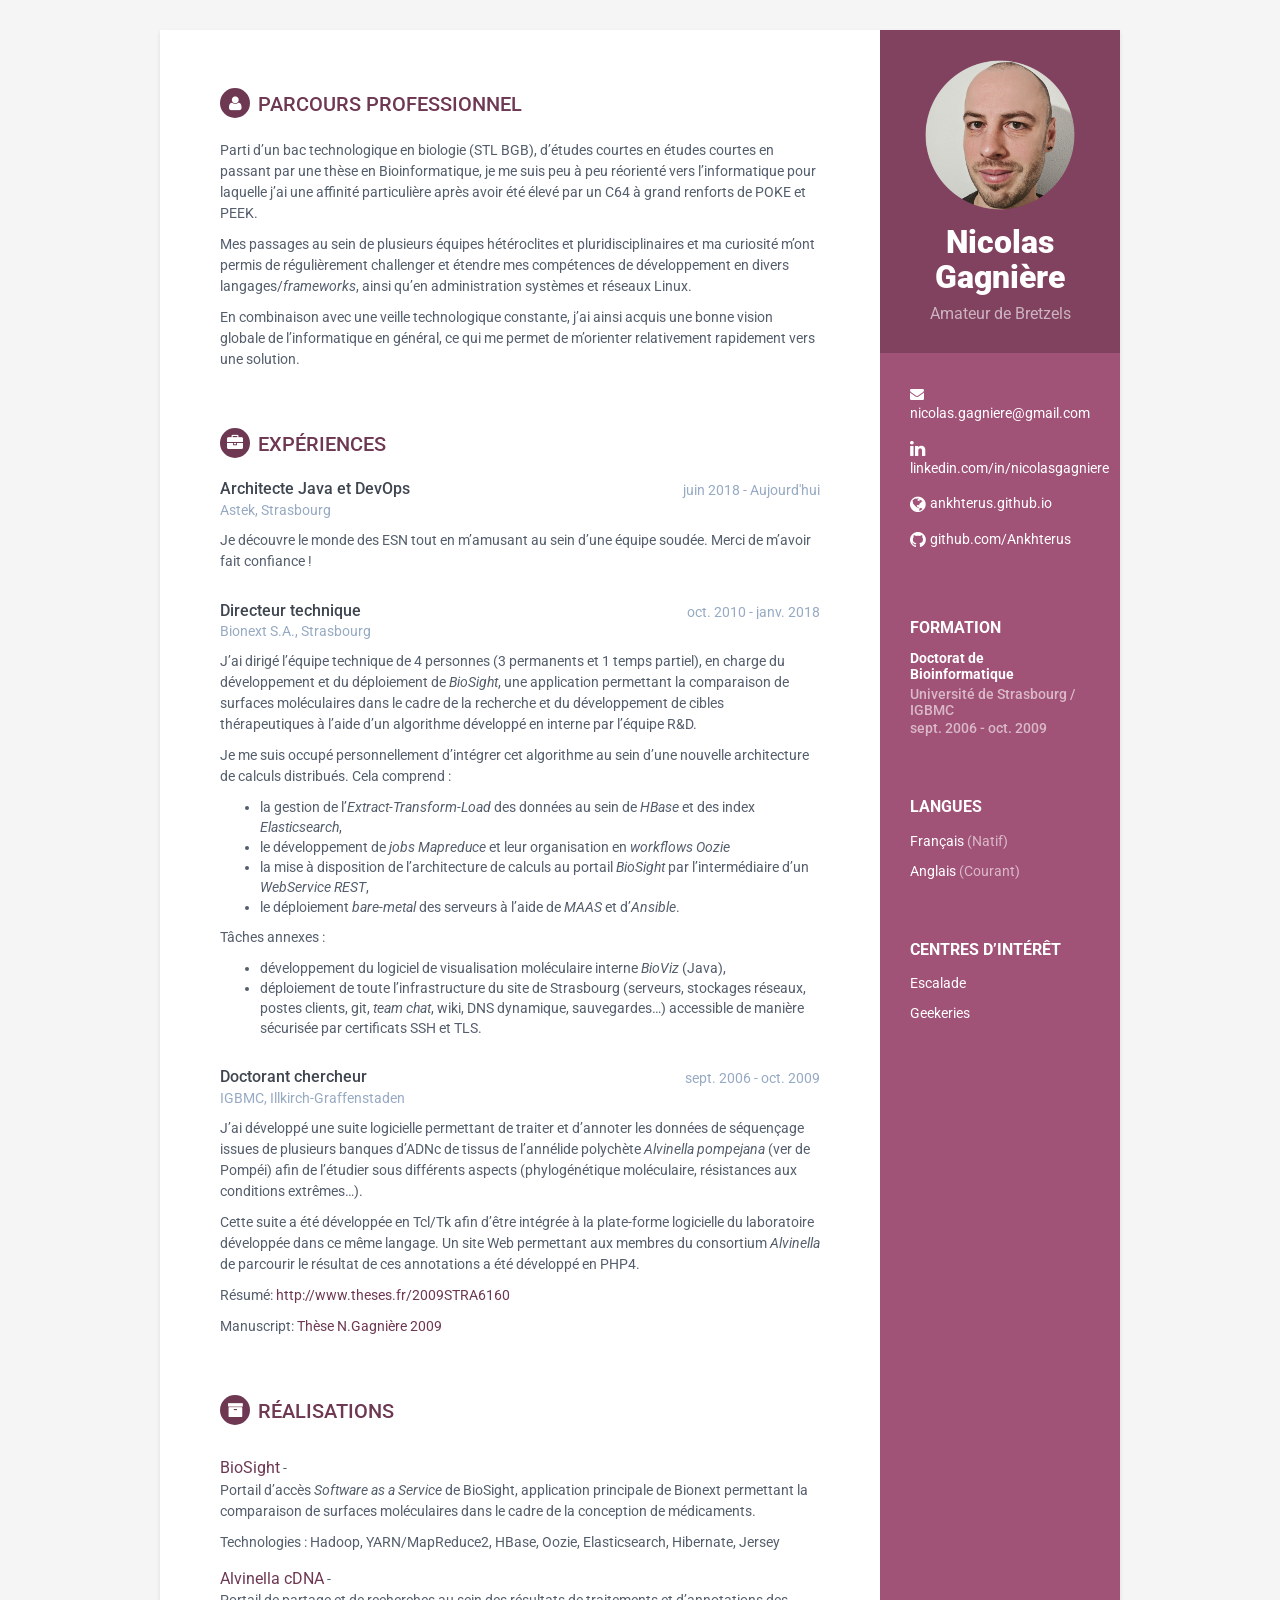
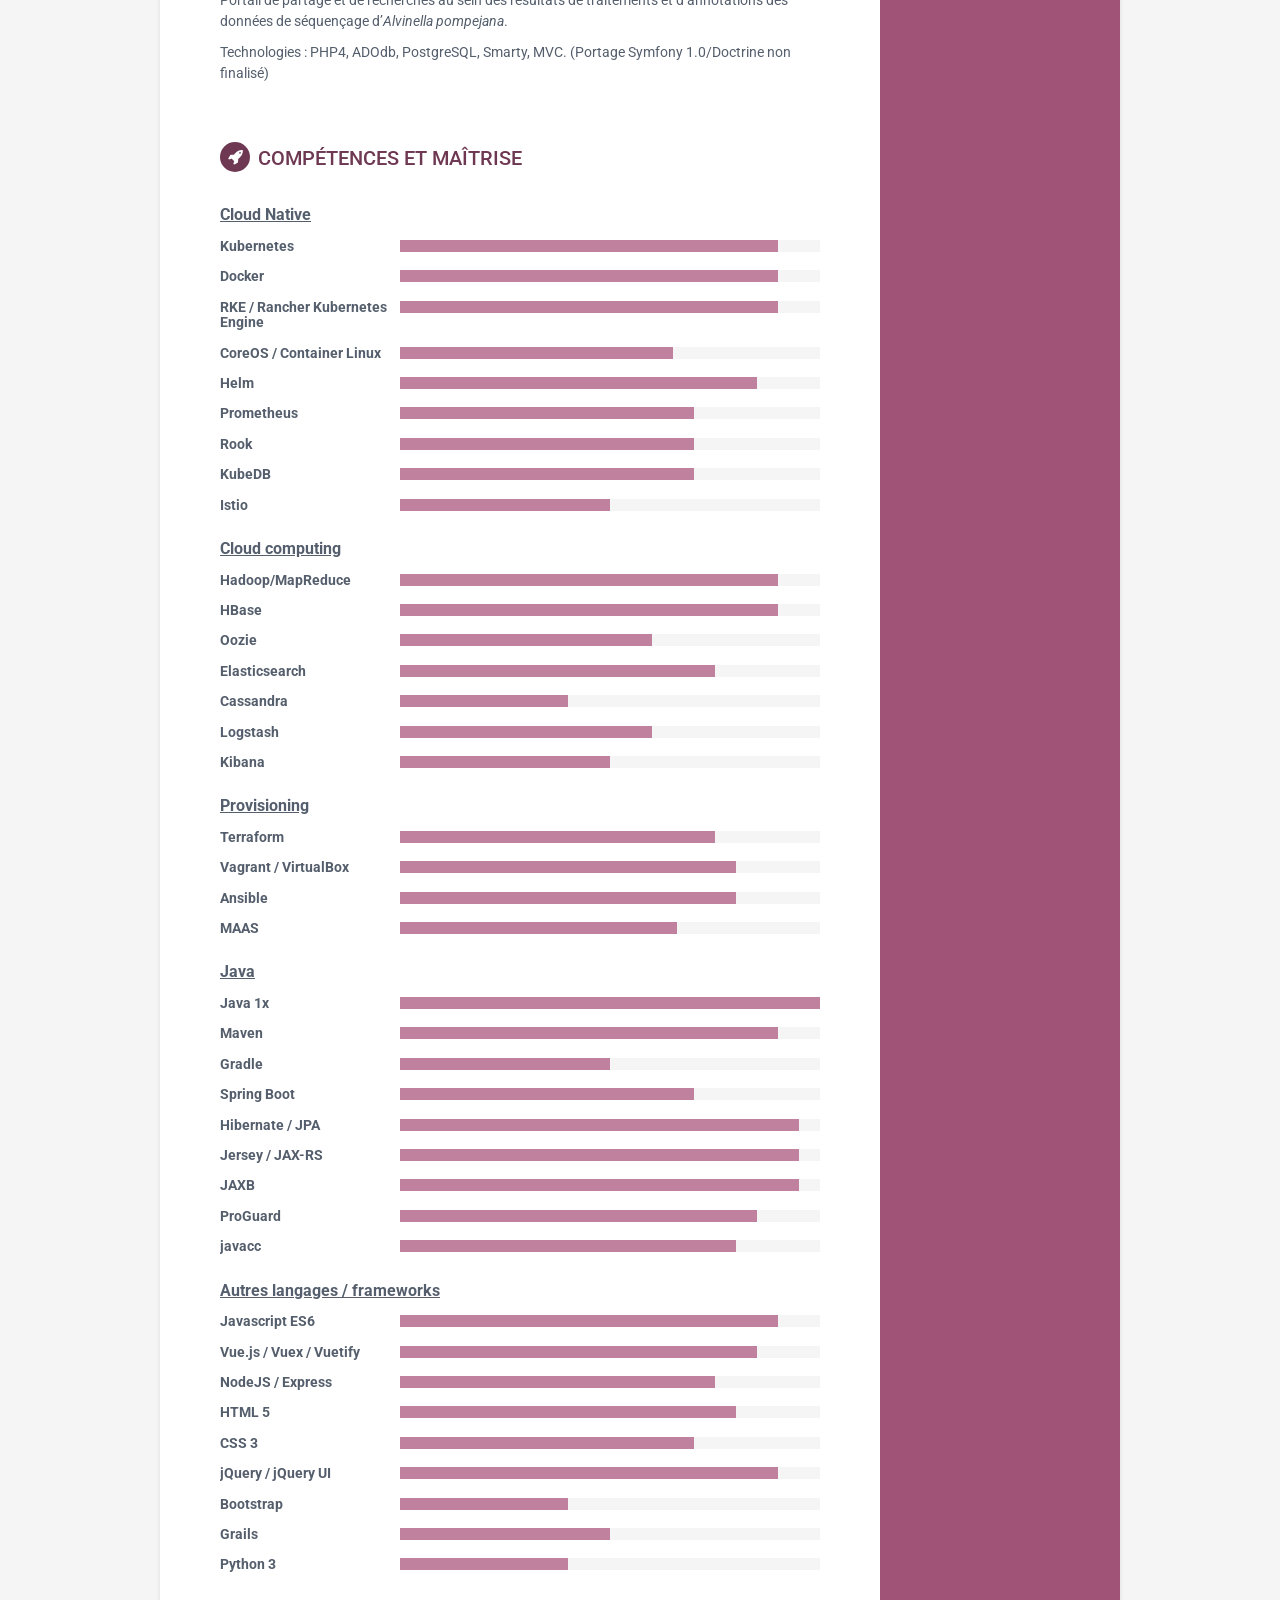
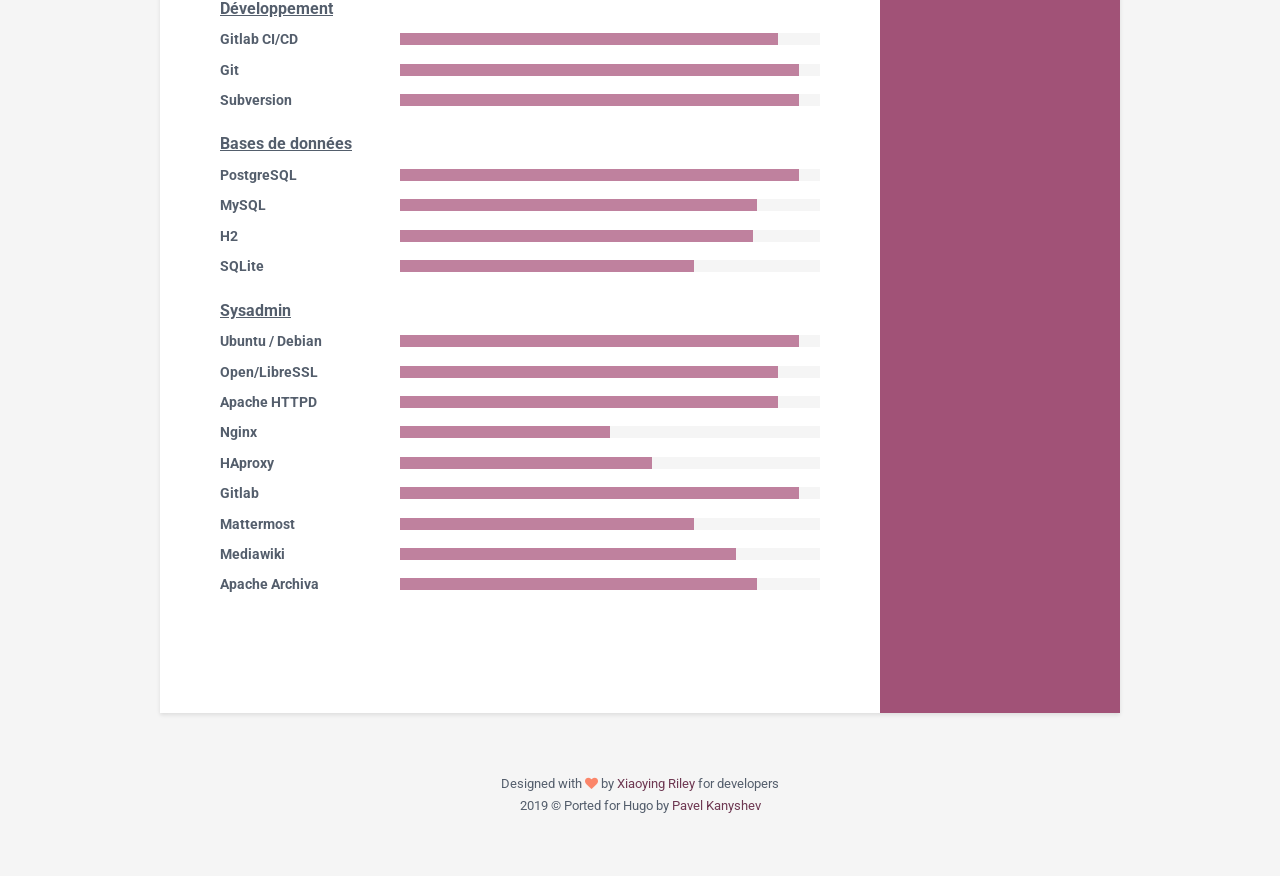
<file: index.html>
<!DOCTYPE html>
    

 <html lang="fr"> 

<head>
	<meta name="generator" content="Hugo 0.58.3" />
        <title>Nicolas Gagnière - CV</title>
    
    <meta charset="utf-8">
    <meta http-equiv="X-UA-Compatible" content="IE=edge">
    <meta name="viewport" content="width=device-width, initial-scale=1.0">
    <meta name="description" content="Nicolas Gagnière CV">
    <meta name="author" content="Nicolas Gagnière">
    <link rel="shortcut icon" href="favicon.ico">
    <link href='https://fonts.googleapis.com/css?family=Roboto:400,500,400italic,300italic,300,500italic,700,700italic,900,900italic' rel='stylesheet' type='text/css'>
    
    <link rel="stylesheet" href="https://ankhterus.github.io/assets/plugins/bootstrap/css/bootstrap.min.css">
    
    <link rel="stylesheet" href="https://ankhterus.github.io/assets/plugins/font-awesome/css/font-awesome.css">

    
    <link id="theme-style" rel="stylesheet" href="https://ankhterus.github.io/assets/css/styles-4.css">
    <link rel="stylesheet" href="https://ankhterus.github.io/assets/css/custom.css">
	
    
	
<script type="application/javascript">
var doNotTrack = false;
if (!doNotTrack) {
	window.ga=window.ga||function(){(ga.q=ga.q||[]).push(arguments)};ga.l=+new Date;
	ga('create', 'UA-108139175-1', 'auto');
	
	ga('send', 'pageview');
}
</script>
<script async src='https://www.google-analytics.com/analytics.js'></script>


</head>

<body>
    <div class="wrapper">

            <div class="sidebar-wrapper">

		            <div class="profile-container">
                <img class="profile img-circle" src="https://ankhterus.github.io/assets/images/profile.png" alt="" />
                <h1 class="name">Nicolas Gagnière</h1>
                <h3 class="tagline">Amateur de Bretzels</h3>
            </div>


		

		
		            <div class="contact-container container-block">
                <ul class="list-unstyled contact-list">
				
                    <li class="email"><i class="fa fa-envelope"></i><a href="mailto:nicolas.gagniere@gmail.com">nicolas.gagniere@gmail.com</a></li>
				
                    <li class="linkedin"><i class="fa fa-linkedin"></i><a href="//linkedin.com/in/nicolasgagniere">linkedin.com/in/nicolasgagniere</a></li>
				
                    <li class="website"><i class="fa fa-globe"></i><a href="//ankhterus.github.io/">ankhterus.github.io</a></li>
				
                    <li class="github"><i class="fa fa-github"></i><a href="//github.com/Ankhterus">github.com/Ankhterus</a></li>
				
                </ul>
            </div>
		

		
		            <div class="education-container container-block">
                <h2 class="container-block-title">Formation</h2>
				
                <div class="item">
                    <h4 class="degree">Doctorat de Bioinformatique</h4>
                    <h5 class="meta">Université de Strasbourg / IGBMC</h5>
                    <div class="time">sept. 2006 - oct. 2009</div>
                </div>
				
            </div>

		

		
		            <div class="language-container container-block">
                <h2 class="container-block-title">Langues</h2>
                <ul class="list-unstyled interests-list">
				
                    <li>Français <span class="lang-desc">(Natif)</span></li>
				
                    <li>Anglais <span class="lang-desc">(Courant)</span></li>
				
                </ul>
            </div>

		

		
		            <div class="interests-container container-block">
                <h2 class="container-block-title">Centres d’intérêt</h2>
                <ul class="list-unstyled interests-list">
				
                    <li>Escalade</li>
				
                    <li>Geekeries</li>
				
                </ul>
            </div>

		

        </div>


	<div class="main-wrapper">

    
	            <section class="section summary-section">
                <h2 class="section-title"><i class="fa fa-user"></i>Parcours professionnel</h2>
                <div class="summary">
                    <p><p>Parti d&rsquo;un bac technologique en biologie (STL BGB), d&rsquo;études courtes en études courtes en passant par une thèse en Bioinformatique, je me suis peu à peu réorienté vers l&rsquo;informatique pour laquelle j&rsquo;ai une affinité particulière après avoir été élevé par un C64 à grand renforts de POKE et PEEK.</p>

<p>Mes passages au sein de plusieurs équipes hétéroclites et pluridisciplinaires et ma curiosité m&rsquo;ont permis de régulièrement challenger et étendre mes compétences de développement en divers langages/<em>frameworks</em>, ainsi qu&rsquo;en administration systèmes et réseaux Linux.</p>

<p>En combinaison avec une veille technologique constante, j&rsquo;ai ainsi acquis une bonne vision globale de l&rsquo;informatique en général, ce qui me permet de m&rsquo;orienter relativement rapidement vers une solution.</p>
</p>
                </div>
            </section>

    

    
                <section class="section experiences-section">
                <h2 class="section-title"><i class="fa fa-briefcase"></i>Expériences</h2>

				
                <div class="item">
                    <div class="meta">
                        <div class="upper-row">
                            <h3 class="job-title">Architecte Java et DevOps</h3>
                            <div class="time">juin 2018 - Aujourd&#39;hui</div>
                        </div>
                        <div class="company">Astek, Strasbourg</div>
                    </div>
                    <div class="details">
                        <p>Je découvre le monde des ESN tout en m&rsquo;amusant au sein d&rsquo;une équipe soudée. Merci de m&rsquo;avoir fait confiance !</p>
                    </div>
                </div>
				
                <div class="item">
                    <div class="meta">
                        <div class="upper-row">
                            <h3 class="job-title">Directeur technique</h3>
                            <div class="time">oct. 2010 - janv. 2018</div>
                        </div>
                        <div class="company">Bionext S.A., Strasbourg</div>
                    </div>
                    <div class="details">
                        <p><p>J&rsquo;ai dirigé l&rsquo;équipe technique de 4 personnes (3 permanents et 1 temps partiel), en charge du développement et du déploiement de <em>BioSight</em>, une application permettant la comparaison de surfaces moléculaires dans le cadre de la recherche et du développement de cibles thérapeutiques à l&rsquo;aide d&rsquo;un algorithme développé en interne par l&rsquo;équipe R&amp;D.</p>

<p>Je me suis occupé personnellement d&rsquo;intégrer cet algorithme au sein d&rsquo;une nouvelle architecture de calculs distribués. Cela comprend :</p>

<ul>
<li>la gestion de l&rsquo;<em>Extract-Transform-Load</em> des données au sein de <em>HBase</em> et des index <em>Elasticsearch</em>,</li>
<li>le développement de <em>jobs Mapreduce</em> et leur organisation en <em>workflows Oozie</em></li>
<li>la mise à disposition de l&rsquo;architecture de calculs au portail <em>BioSight</em> par l&rsquo;intermédiaire d&rsquo;un <em>WebService REST</em>,</li>
<li>le déploiement <em>bare-metal</em> des serveurs à l&rsquo;aide de <em>MAAS</em> et d&rsquo;<em>Ansible</em>.</li>
</ul>

<p>Tâches annexes :</p>

<ul>
<li>développement du logiciel de visualisation moléculaire interne <em>BioViz</em> (Java),</li>
<li>déploiement de toute l&rsquo;infrastructure du site de Strasbourg (serveurs, stockages réseaux, postes clients, git, <em>team chat</em>, wiki, DNS dynamique, sauvegardes&hellip;) accessible de manière sécurisée par certificats SSH et TLS.</li>
</ul>
</p>
                    </div>
                </div>
				
                <div class="item">
                    <div class="meta">
                        <div class="upper-row">
                            <h3 class="job-title">Doctorant chercheur</h3>
                            <div class="time">sept. 2006 - oct. 2009</div>
                        </div>
                        <div class="company">IGBMC, Illkirch-Graffenstaden</div>
                    </div>
                    <div class="details">
                        <p><p>J&rsquo;ai développé une suite logicielle permettant de traiter et d&rsquo;annoter les données de séquençage issues de plusieurs banques d&rsquo;ADNc de tissus de l&rsquo;annélide polychète <em>Alvinella pompejana</em> (ver de Pompéi) afin de l&rsquo;étudier sous différents aspects (phylogénétique moléculaire, résistances aux conditions extrêmes&hellip;).</p>

<p>Cette suite a été développée en Tcl/Tk afin d&rsquo;être intégrée à la plate-forme logicielle du laboratoire développée dans ce même langage. Un site Web permettant aux membres du consortium <em>Alvinella</em> de parcourir le résultat de ces annotations a été développé en PHP4.</p>

<p>Résumé: <a href="http://www.theses.fr/2009STRA6160">http://www.theses.fr/2009STRA6160</a></p>

<p>Manuscript: <a href="/assets/docs/TheseGagniere2009.pdf">Thèse N.Gagnière 2009</a></p>
</p>
                    </div>
                </div>
				

            </section>

    

    
                <section class="section projects-section">
                <h2 class="section-title"><i class="fa fa-archive"></i>Réalisations</h2>
                <div class="intro">
                    <p></p>
                </div>
				
                <div class="item">
                    <span class="project-title"><a href="https://biosight.bionext.com/">BioSight</a></span> - <span class="project-tagline"><p>Portail d&rsquo;accès <em>Software as a Service</em> de BioSight, application principale de Bionext permettant la comparaison de surfaces moléculaires dans le cadre de la conception de médicaments.</p>

<p>Technologies : Hadoop, YARN/MapReduce2, HBase, Oozie, Elasticsearch, Hibernate, Jersey</p>
</span>
                </div>
				
                <div class="item">
                    <span class="project-title"><a href="http://lbgi.fr/Alvinella/">Alvinella cDNA</a></span> - <span class="project-tagline"><p>Portail de partage et de recherches au sein des résultats de traitements et d&rsquo;annotations des données de séquençage d&rsquo;<em>Alvinella pompejana</em>.</p>

<p>Technologies : PHP4, ADOdb, PostgreSQL, Smarty, MVC. (Portage Symfony 1.0/Doctrine non finalisé)</p>
</span>
                </div>
				
            </section>

    

    
	            <section class="skills-section section">
                <h2 class="section-title"><i class="fa fa-rocket"></i>Compétences et maîtrise</h2>
                <div class="skillset">
                
                    <div class="item">
                    
                        <div class="skills-group"><h3>Cloud Native</h3></div>
                    
                    </div>
                
                    <div class="item">
                    
                        <h3 class="level-title">Kubernetes</h3>
                        <div class="level-bar">
                            <div class="level-bar-inner" data-level="90%">
                            </div>
                        </div>
                    
                    </div>
                
                    <div class="item">
                    
                        <h3 class="level-title">Docker</h3>
                        <div class="level-bar">
                            <div class="level-bar-inner" data-level="90%">
                            </div>
                        </div>
                    
                    </div>
                
                    <div class="item">
                    
                        <h3 class="level-title">RKE / Rancher Kubernetes Engine</h3>
                        <div class="level-bar">
                            <div class="level-bar-inner" data-level="90%">
                            </div>
                        </div>
                    
                    </div>
                
                    <div class="item">
                    
                        <h3 class="level-title">CoreOS / Container Linux</h3>
                        <div class="level-bar">
                            <div class="level-bar-inner" data-level="65%">
                            </div>
                        </div>
                    
                    </div>
                
                    <div class="item">
                    
                        <h3 class="level-title">Helm</h3>
                        <div class="level-bar">
                            <div class="level-bar-inner" data-level="85%">
                            </div>
                        </div>
                    
                    </div>
                
                    <div class="item">
                    
                        <h3 class="level-title">Prometheus</h3>
                        <div class="level-bar">
                            <div class="level-bar-inner" data-level="70%">
                            </div>
                        </div>
                    
                    </div>
                
                    <div class="item">
                    
                        <h3 class="level-title">Rook</h3>
                        <div class="level-bar">
                            <div class="level-bar-inner" data-level="70%">
                            </div>
                        </div>
                    
                    </div>
                
                    <div class="item">
                    
                        <h3 class="level-title">KubeDB</h3>
                        <div class="level-bar">
                            <div class="level-bar-inner" data-level="70%">
                            </div>
                        </div>
                    
                    </div>
                
                    <div class="item">
                    
                        <h3 class="level-title">Istio</h3>
                        <div class="level-bar">
                            <div class="level-bar-inner" data-level="50%">
                            </div>
                        </div>
                    
                    </div>
                
                    <div class="item">
                    
                        <div class="skills-group"><h3>Cloud computing</h3></div>
                    
                    </div>
                
                    <div class="item">
                    
                        <h3 class="level-title">Hadoop/MapReduce</h3>
                        <div class="level-bar">
                            <div class="level-bar-inner" data-level="90%">
                            </div>
                        </div>
                    
                    </div>
                
                    <div class="item">
                    
                        <h3 class="level-title">HBase</h3>
                        <div class="level-bar">
                            <div class="level-bar-inner" data-level="90%">
                            </div>
                        </div>
                    
                    </div>
                
                    <div class="item">
                    
                        <h3 class="level-title">Oozie</h3>
                        <div class="level-bar">
                            <div class="level-bar-inner" data-level="60%">
                            </div>
                        </div>
                    
                    </div>
                
                    <div class="item">
                    
                        <h3 class="level-title">Elasticsearch</h3>
                        <div class="level-bar">
                            <div class="level-bar-inner" data-level="75%">
                            </div>
                        </div>
                    
                    </div>
                
                    <div class="item">
                    
                        <h3 class="level-title">Cassandra</h3>
                        <div class="level-bar">
                            <div class="level-bar-inner" data-level="40%">
                            </div>
                        </div>
                    
                    </div>
                
                    <div class="item">
                    
                        <h3 class="level-title">Logstash</h3>
                        <div class="level-bar">
                            <div class="level-bar-inner" data-level="60%">
                            </div>
                        </div>
                    
                    </div>
                
                    <div class="item">
                    
                        <h3 class="level-title">Kibana</h3>
                        <div class="level-bar">
                            <div class="level-bar-inner" data-level="50%">
                            </div>
                        </div>
                    
                    </div>
                
                    <div class="item">
                    
                        <div class="skills-group"><h3>Provisioning</h3></div>
                    
                    </div>
                
                    <div class="item">
                    
                        <h3 class="level-title">Terraform</h3>
                        <div class="level-bar">
                            <div class="level-bar-inner" data-level="75%">
                            </div>
                        </div>
                    
                    </div>
                
                    <div class="item">
                    
                        <h3 class="level-title">Vagrant / VirtualBox</h3>
                        <div class="level-bar">
                            <div class="level-bar-inner" data-level="80%">
                            </div>
                        </div>
                    
                    </div>
                
                    <div class="item">
                    
                        <h3 class="level-title">Ansible</h3>
                        <div class="level-bar">
                            <div class="level-bar-inner" data-level="80%">
                            </div>
                        </div>
                    
                    </div>
                
                    <div class="item">
                    
                        <h3 class="level-title">MAAS</h3>
                        <div class="level-bar">
                            <div class="level-bar-inner" data-level="66%">
                            </div>
                        </div>
                    
                    </div>
                
                    <div class="item">
                    
                        <div class="skills-group"><h3>Java</h3></div>
                    
                    </div>
                
                    <div class="item">
                    
                        <h3 class="level-title">Java 1x</h3>
                        <div class="level-bar">
                            <div class="level-bar-inner" data-level="100%">
                            </div>
                        </div>
                    
                    </div>
                
                    <div class="item">
                    
                        <h3 class="level-title">Maven</h3>
                        <div class="level-bar">
                            <div class="level-bar-inner" data-level="90%">
                            </div>
                        </div>
                    
                    </div>
                
                    <div class="item">
                    
                        <h3 class="level-title">Gradle</h3>
                        <div class="level-bar">
                            <div class="level-bar-inner" data-level="50%">
                            </div>
                        </div>
                    
                    </div>
                
                    <div class="item">
                    
                        <h3 class="level-title">Spring Boot</h3>
                        <div class="level-bar">
                            <div class="level-bar-inner" data-level="70%">
                            </div>
                        </div>
                    
                    </div>
                
                    <div class="item">
                    
                        <h3 class="level-title">Hibernate / JPA</h3>
                        <div class="level-bar">
                            <div class="level-bar-inner" data-level="95%">
                            </div>
                        </div>
                    
                    </div>
                
                    <div class="item">
                    
                        <h3 class="level-title">Jersey / JAX-RS</h3>
                        <div class="level-bar">
                            <div class="level-bar-inner" data-level="95%">
                            </div>
                        </div>
                    
                    </div>
                
                    <div class="item">
                    
                        <h3 class="level-title">JAXB</h3>
                        <div class="level-bar">
                            <div class="level-bar-inner" data-level="95%">
                            </div>
                        </div>
                    
                    </div>
                
                    <div class="item">
                    
                        <h3 class="level-title">ProGuard</h3>
                        <div class="level-bar">
                            <div class="level-bar-inner" data-level="85%">
                            </div>
                        </div>
                    
                    </div>
                
                    <div class="item">
                    
                        <h3 class="level-title">javacc</h3>
                        <div class="level-bar">
                            <div class="level-bar-inner" data-level="80%">
                            </div>
                        </div>
                    
                    </div>
                
                    <div class="item">
                    
                        <div class="skills-group"><h3>Autres langages / frameworks</h3></div>
                    
                    </div>
                
                    <div class="item">
                    
                        <h3 class="level-title">Javascript ES6</h3>
                        <div class="level-bar">
                            <div class="level-bar-inner" data-level="90%">
                            </div>
                        </div>
                    
                    </div>
                
                    <div class="item">
                    
                        <h3 class="level-title">Vue.js / Vuex / Vuetify</h3>
                        <div class="level-bar">
                            <div class="level-bar-inner" data-level="85%">
                            </div>
                        </div>
                    
                    </div>
                
                    <div class="item">
                    
                        <h3 class="level-title">NodeJS / Express</h3>
                        <div class="level-bar">
                            <div class="level-bar-inner" data-level="75%">
                            </div>
                        </div>
                    
                    </div>
                
                    <div class="item">
                    
                        <h3 class="level-title">HTML 5</h3>
                        <div class="level-bar">
                            <div class="level-bar-inner" data-level="80%">
                            </div>
                        </div>
                    
                    </div>
                
                    <div class="item">
                    
                        <h3 class="level-title">CSS 3</h3>
                        <div class="level-bar">
                            <div class="level-bar-inner" data-level="70%">
                            </div>
                        </div>
                    
                    </div>
                
                    <div class="item">
                    
                        <h3 class="level-title">jQuery / jQuery UI</h3>
                        <div class="level-bar">
                            <div class="level-bar-inner" data-level="90%">
                            </div>
                        </div>
                    
                    </div>
                
                    <div class="item">
                    
                        <h3 class="level-title">Bootstrap</h3>
                        <div class="level-bar">
                            <div class="level-bar-inner" data-level="40%">
                            </div>
                        </div>
                    
                    </div>
                
                    <div class="item">
                    
                        <h3 class="level-title">Grails</h3>
                        <div class="level-bar">
                            <div class="level-bar-inner" data-level="50%">
                            </div>
                        </div>
                    
                    </div>
                
                    <div class="item">
                    
                        <h3 class="level-title">Python 3</h3>
                        <div class="level-bar">
                            <div class="level-bar-inner" data-level="40%">
                            </div>
                        </div>
                    
                    </div>
                
                    <div class="item">
                    
                        <div class="skills-group"><h3>Développement</h3></div>
                    
                    </div>
                
                    <div class="item">
                    
                        <h3 class="level-title">Gitlab CI/CD</h3>
                        <div class="level-bar">
                            <div class="level-bar-inner" data-level="90%">
                            </div>
                        </div>
                    
                    </div>
                
                    <div class="item">
                    
                        <h3 class="level-title">Git</h3>
                        <div class="level-bar">
                            <div class="level-bar-inner" data-level="95%">
                            </div>
                        </div>
                    
                    </div>
                
                    <div class="item">
                    
                        <h3 class="level-title">Subversion</h3>
                        <div class="level-bar">
                            <div class="level-bar-inner" data-level="95%">
                            </div>
                        </div>
                    
                    </div>
                
                    <div class="item">
                    
                        <div class="skills-group"><h3>Bases de données</h3></div>
                    
                    </div>
                
                    <div class="item">
                    
                        <h3 class="level-title">PostgreSQL</h3>
                        <div class="level-bar">
                            <div class="level-bar-inner" data-level="95%">
                            </div>
                        </div>
                    
                    </div>
                
                    <div class="item">
                    
                        <h3 class="level-title">MySQL</h3>
                        <div class="level-bar">
                            <div class="level-bar-inner" data-level="85%">
                            </div>
                        </div>
                    
                    </div>
                
                    <div class="item">
                    
                        <h3 class="level-title">H2</h3>
                        <div class="level-bar">
                            <div class="level-bar-inner" data-level="84%">
                            </div>
                        </div>
                    
                    </div>
                
                    <div class="item">
                    
                        <h3 class="level-title">SQLite</h3>
                        <div class="level-bar">
                            <div class="level-bar-inner" data-level="70%">
                            </div>
                        </div>
                    
                    </div>
                
                    <div class="item">
                    
                        <div class="skills-group"><h3>Sysadmin</h3></div>
                    
                    </div>
                
                    <div class="item">
                    
                        <h3 class="level-title">Ubuntu / Debian</h3>
                        <div class="level-bar">
                            <div class="level-bar-inner" data-level="95%">
                            </div>
                        </div>
                    
                    </div>
                
                    <div class="item">
                    
                        <h3 class="level-title">Open/LibreSSL</h3>
                        <div class="level-bar">
                            <div class="level-bar-inner" data-level="90%">
                            </div>
                        </div>
                    
                    </div>
                
                    <div class="item">
                    
                        <h3 class="level-title">Apache HTTPD</h3>
                        <div class="level-bar">
                            <div class="level-bar-inner" data-level="90%">
                            </div>
                        </div>
                    
                    </div>
                
                    <div class="item">
                    
                        <h3 class="level-title">Nginx</h3>
                        <div class="level-bar">
                            <div class="level-bar-inner" data-level="50%">
                            </div>
                        </div>
                    
                    </div>
                
                    <div class="item">
                    
                        <h3 class="level-title">HAproxy</h3>
                        <div class="level-bar">
                            <div class="level-bar-inner" data-level="60%">
                            </div>
                        </div>
                    
                    </div>
                
                    <div class="item">
                    
                        <h3 class="level-title">Gitlab</h3>
                        <div class="level-bar">
                            <div class="level-bar-inner" data-level="95%">
                            </div>
                        </div>
                    
                    </div>
                
                    <div class="item">
                    
                        <h3 class="level-title">Mattermost</h3>
                        <div class="level-bar">
                            <div class="level-bar-inner" data-level="70%">
                            </div>
                        </div>
                    
                    </div>
                
                    <div class="item">
                    
                        <h3 class="level-title">Mediawiki</h3>
                        <div class="level-bar">
                            <div class="level-bar-inner" data-level="80%">
                            </div>
                        </div>
                    
                    </div>
                
                    <div class="item">
                    
                        <h3 class="level-title">Apache Archiva</h3>
                        <div class="level-bar">
                            <div class="level-bar-inner" data-level="85%">
                            </div>
                        </div>
                    
                    </div>
                
                </div>
            </section>

    

	</div>
    </div>

	    <footer class="footer">
        <div class="text-center">
                
                <small class="copyright">Designed with <i class="fa fa-heart"></i> by <a href="http://themes.3rdwavemedia.com" target="_blank">Xiaoying Riley</a> for developers</small><br>
				<small class="copyright">2019 &copy; Ported for Hugo by <a href="https://github.com/aerohub" target="_blank">Pavel Kanyshev</a></small>
        </div>
    </footer>


                  
    <script type="text/javascript" src="https://ankhterus.github.io/assets/plugins/jquery-1.11.3.min.js"></script>
    <script type="text/javascript" src="https://ankhterus.github.io/assets/plugins/bootstrap/js/bootstrap.min.js"></script>    
    
    <script type="text/javascript" src="https://ankhterus.github.io/assets/js/main.js"></script> 
</body>
</html>
</file>
